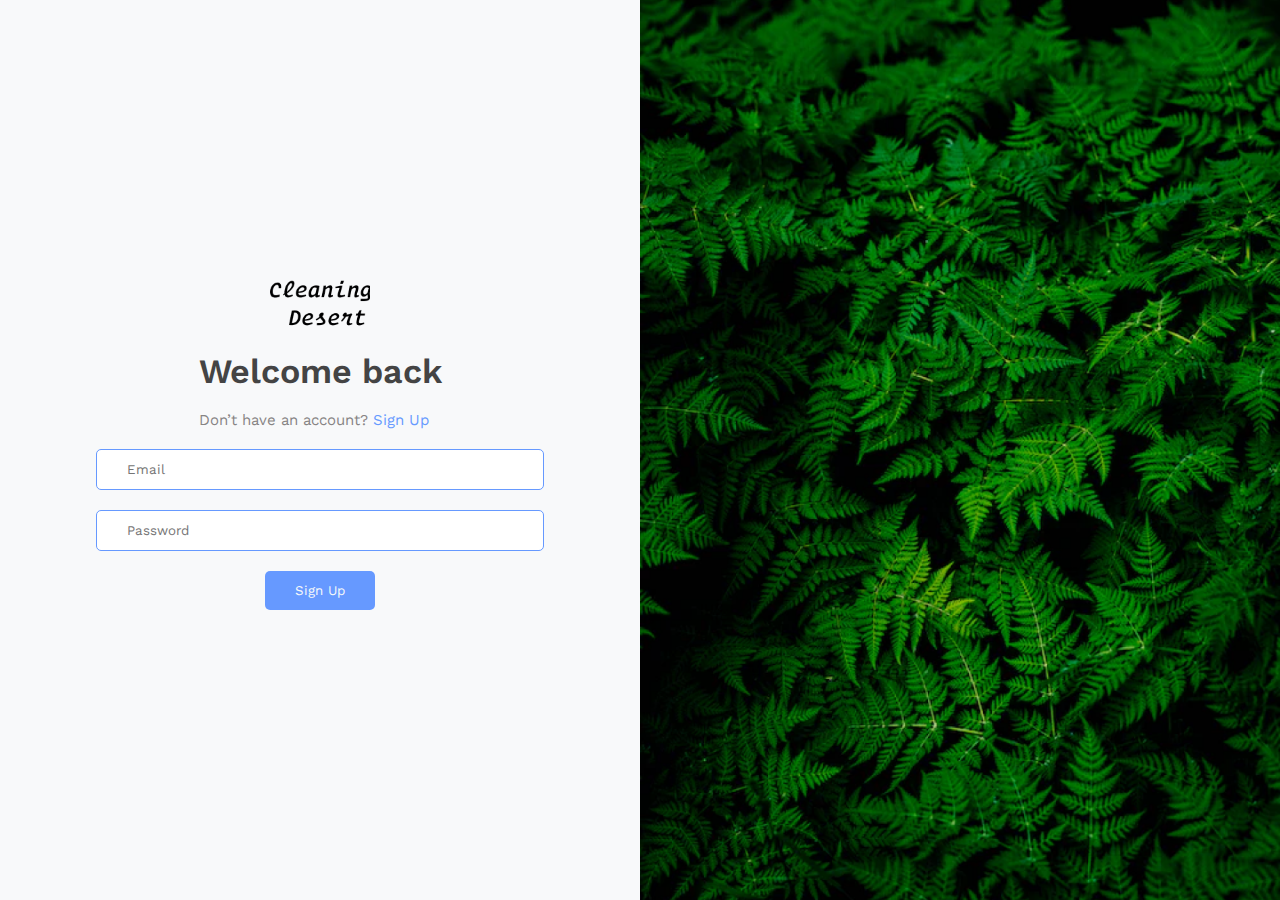
<file: login.html>
<!DOCTYPE html>
<html lang="en">
<head>
    <meta charset="UTF-8">
    <meta name="viewport" content="width=device-width, initial-scale=1.0">
    <title>Sign Up || Cleaning  Desert</title>
    <link rel="stylesheet" href="css/signup.css">
    <link rel="stylesheet" href="css/style.css">
    <link rel="stylesheet" href="css/responsive.css">
</head>
<body>

    <div class="container">
        <div class="row justifyBetween itemsCenter resCol mobileRes mobileTwoRes">
            <div class="wrapper1 row justifyCenter itemsCenter flexCol">   
                <div class="logo">
                    <img src="imgs/theme/logo2.png" alt="">
                </div>
                <div class="signUpTitle">
                    <h1>Welcome back</h1>
                    <p>Don’t have an account? <a href="signup.html">Sign Up</a> </p>
                </div>
    
                <div class="formControl">
                    <input type="text" placeholder="Email">
                </div>
    
                <div class="formControl">
                    <input type="text" placeholder="Password">
                </div>
              
                <div class="formControl">
                   <button class="btn">Sign Up</button>
                </div>
            </div>
            <div class="wrapper2"></div>
        </div>
      
    </div>
    
</body>
</html>
</file>
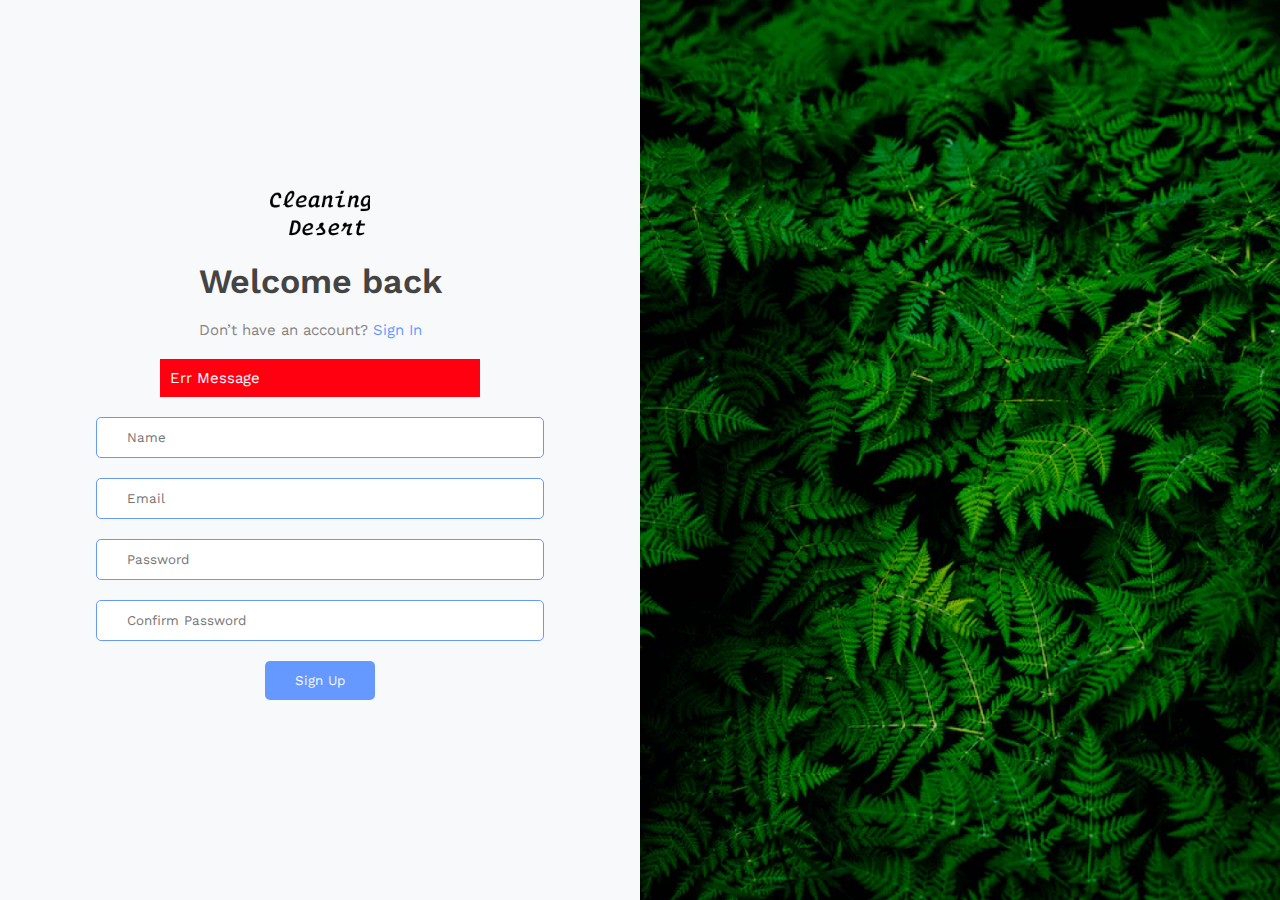
<file: signup.html>
<!DOCTYPE html>
<html lang="en">
<head>
    <meta charset="UTF-8">
    <meta name="viewport" content="width=device-width, initial-scale=1.0">
    <title>Sign Up || Cleaning  Desert</title>
    <link rel="stylesheet" href="css/signup.css">
    <link rel="stylesheet" href="css/style.css">
    <link rel="stylesheet" href="css/responsive.css">
</head>
<body>

    <div class="container">
        <form class="row justifyBetween itemsCenter resCol mobileRes mobileTwoRes" id="myForm">
            <div class="wrapper1 row justifyCenter itemsCenter flexCol">   
                <div class="logo">
                    <img src="imgs/theme/logo2.png" alt="">
                </div>
                <div class="signUpTitle">
                    <h1>Welcome back</h1>
                    <p>Don’t have an account? <a href="">Sign In</a> </p>
                </div>
                <p class="err">Err Message</p>
                <div class="formControl">
                    <input type="text" placeholder="Name" id="name">
                </div>
                <div class="formControl">
                    <input type="text" placeholder="Email">
                </div>
    
                <div class="formControl">
                    <input type="text" placeholder="Password">
                </div>
                <div class="formControl">
                    <input type="text" placeholder="Confirm Password">
                </div>
                <div class="formControl">
                   <button class="btn">Sign Up</button>
                </div>
            </div>
            <div class="wrapper2"></div>
        </form>
      
    </div>
    

    <script src="js/registration.js"></script>
</body>
</html>
</file>
<file: css/signup.css>
.wrapper1 {
    width: 50%;
    height: 100vh;
    display: flex;
    justify-self: center;
    align-items: center;
}

.wrapper1 h1 {
    color: #444;
    font-size: 34px;
    font-weight: 600;
    margin-bottom: 20px;

}

.wrapper1 .logo {
    margin-bottom: 20px;
}

.wrapper1 p {
    color: #878484;
    font-size: 15px;
    margin-top: 10px;
    margin-bottom: 10px;
}

.wrapper1 a{
    color: var(--primary);
   
}

.formControl {
    margin-bottom: 10px;
    margin-top: 10px;
    width: 70%;
    display: flex;
    justify-content: center;
    align-items: center;
}

.formControl input {
    padding: 12px 30px;
    border-radius: 5px;
    width: 100%;
    outline: none;
    border: 1px solid var(--primary);
}
.container{
    padding: 0!important;
    max-width: 100vw!important;
}
.wrapper2{
    width: 50%;
    background: url("../imgs/theme/sigupback.png");
    background-size: cover;
    background-repeat: no-repeat;
    height: 100vh;
}
.err{
    width: 50%;
    padding: 10px;
    background: #ff0011;
    color: #fff!important;
}
</file>
<file: css/style.css>
/* google font import start  */
@import url('https://fonts.googleapis.com/css2?family=Work+Sans:wght@300;400;500;600;700;800;900&display=swap');

/* google font import end */

/* basic setting start  */
* {
    margin: 0;
    padding: 0;
    box-sizing: border-box;
    font-family: 'Work Sans', sans-serif;
}
body{
    overflow-x: hidden;
}

a {
    text-decoration: none;
}

li {
    list-style: none;
}

/* basic setting end */

/* css varibales start  */
:root {
    --primary: #6699ff;
    --text-color: #222831;
    --text-secondary: #9b9b9b;
    --light-color: #f8f9fa;
    --box-shadow:   0px 10px 59px -3px rgba(0,0,0,0.1);
}

body {
    background-color: var(--light-color);
}

.btn {
    padding: 12px 30px;
    border: none;
    outline: none;
    border-radius: 5px;
    background: var(--primary);
    cursor: pointer;
    color: var(--light-color);
}

/* css varibales end */

/* reused css class start  */
.container {
    max-width: 1140px;
    margin: 0 auto;
    padding: 50px 0;
}
.flexCol{
    flex-direction: column;
}
.logo {
    width: 100px;
}

.logo img {
    width: 100%;
}

.row {
    display: flex;
}

.justifyCenter {
    justify-content: center;
}

.itemsCenter {
    align-items: center;
}

.justifyBetween {
    justify-content: space-between;
}

section {
    min-height: 100vh;
}


.titleBar {
    color: var(--text-secondary);
    margin-left: 30px;
    position: relative;
}

.titleBar::before {
    content: "";
    position: absolute;
    width: 10px;
    height: 10px;
    background: var(--text-secondary);
    border-radius: 50%;
    top: 50%;
    left: -10px;
    transform: translate(-50%, -50%);
}

/* reused css class end */

/* header section start  */
.menuBar li {
    margin-left: 50px;

}

.menuBar li a {
    color: var(--text-color);
    font-weight: 600;
}

.menuContainer {
    display: none;
}

.closeBtn {
    display: none;
}

/* header section end */

/* homeSection start  */
.cateContent p {
    margin-left: 20px;
    color: var(--text-secondary);
    font-weight: 500;
}

.homeContent {
    width: 50%;
}

.homeTextContent h1  {
    margin-top: 50px;
}

.homeTextContent a , .mostViewsContent h1 a{
    font-size: 48px;
    color: var(--text-color);
    font-weight: 700;
}

.homeTextContent p, .mostViewsContenttext p {
    color: var(--text-secondary);
    font-weight: 400;
    font-size: 18px;
    margin-top: 24px;
}

.authorBox img {
    width: 32px;
    height: 32px;
    border-radius: 50%;
    object-fit: cover;
}

.authorBox {
    display: flex;
    align-items: center;
    margin-top: 24px;
}

.authorBox h5 {
    font-size: 16px;
    font-weight: 600;
    color: #222831;
    margin-left: 5px;
}

.authorBox h5 span {
    color: var(--text-secondary);
    margin-left: 30px;
    position: relative;
}

.authorBox span::before {
    content: "";
    position: absolute;
    width: 10px;
    height: 10px;
    background: var(--text-secondary);
    border-radius: 50%;
    top: 50%;
    left: -10px;
    transform: translate(-50%, -50%);
}

.homeImg {
    width: 50%;
    padding: 50px;
    padding-bottom: 0;
    padding-right: 0;
}

.homeImg img {
    width: 100%;
    height: 100%;

    margin-top: 20px;
}

/* homeSection end */

/* feature section start  */
.featureBox {
    padding: 10px;
}

.featureImg {
    border-radius: 10px;
}

.featureBox h1 {
    color: #212529;
    font-weight: 500;
    font-size: 16px;
    margin-bottom: 10px;
}

.featureImg img {
    width: 100px;
    height: 100px;
    border-radius: 10px;

    object-fit: cover;
}

.featureContent {
    margin-left: 10px;
    width: 90%;
}

.title {
    color: var(--text-secondary);
    font-size: 15px;
    font-weight: 500;
}

.times {
    position: relative;
    margin-left: 20px;
    color: var(--text-secondary);
}

.timeContent {
    width: 100%;
}

.featureContainer {
    min-height: 20vh;
}

.times::before {
    content: "";
    position: absolute;
    width: 10px;
    height: 10px;
    background: var(--text-secondary);
    border-radius: 50%;
    top: 50%;
    left: -10px;
    transform: translate(-50%, -50%);
}

.featureImg {
    width: 200px;
    cursor: pointer;
    overflow: hidden;

}

.featureImg img {
    transition: all 0.5s;
}

.featureImg img:hover {
    transform: scale(1.1);
}

/* feature section end */

/* new blog section start  */
.titleBox {
    width: 100%;
    position: relative;
}
.titleBox::after{
    content: "";
    width: 50px;
    height: 2px;
    background: var(--primary);
    position: absolute;
    top: 100%;
    left: 0;
}

.titleBox h1 {
    font-weight: 600;
    font-size: 35px!important;
    color: #212529;
    margin-bottom: 30px;
}

.blogCard {
    padding: 40px 10px;
    padding-top: 10px;
    box-shadow: var(--box-shadow);
    background: #fff;
    width: 350px;
    border-radius: 10px;
    margin-top: 50px;
    position: relative;
    transition: all 0.5s;

}

.cateBtnContainer a{
    padding: 10px 25px;
    z-index: 120;
    position: absolute;
    border-radius: 5px;
    background: #76e1c6;
    font-weight: 500;
    top: 20px;
    left: 20px;
    color: #222831;
}
.blogCard span{
    margin-left: 20px;
   
}
.blogCard img {
    width: 100%;
    height: 60%;
    margin-bottom: 20px;
    object-fit: cover;
}
.newBlog h1{
    font-size: 18px;
    font-weight: 500;
    color:#222831;
    margin-top: 20px;
}

.newBlog .row{
    display: grid;
    margin: 0 auto;
    gap: 30px;
    grid-template-columns: repeat(3,1fr);
}
.blogCard{
    margin: 0 auto;
}

/* new blog section end */


/* most views section start  */

.mostViewsContent{
    width: 50%;
}

.mostViewsImg{
    padding: 50px;
}
.mostViewsContent h1{
    margin-top: 20px;
}

.viewBtn{
    margin-top: 30px;
    display: inline-block;
}
/* most views section enn  */


/* news letter section start  */

.newsLetter .newsLetterText{
    display: flex;
    align-items: center;
}
.newsLetter img{
    width: 40px;
}
.newsLetterText h1{
    font-size: 28px;
    font-weight: 500;
    color: var(--text-secondary);
}

.newLetterTextTwo{
    color: var(--text-color)!important;
    display: inline-block!important;
}

.newsLetter{
    min-height: 30vh;
    display: flex;
    width: 100%;
    justify-content: center;
    align-items: center;
}

.newsRight input{
    padding: 12px 30px;
    border: none;
    border-radius: 5px;
    outline: none;
    width: 50%;
    border: 1px solid var(--primary);
    background: var(--light-color);
   
}
.newsRight .btn{
    margin-left: 20px;
}

.newsRight{
    width: 80vw;
    margin-top: 20px;
    display: flex;
    justify-content: center;
    align-items: center;
}

footer{
    width: 100vw;
    height: 300px;
    background: var(--text-color);
}

footer .icon{
    width: 40px;
    height: 40px;
    display: flex;
    justify-content: center;
    margin: 20px;
    align-items: center;
    color: var(--light-color);   
    cursor: pointer;
}

footer p{
    color: var(--text-secondary);
    text-align: center;
}
/* news letter section end */

/* preloader section start  */
.preloader{
    width: 100vw;
    height: 100vh;
    background: var(--text-color);
    position: fixed;
    top: 0;
    z-index: 121;
    display: flex;
    justify-content: center;
    align-items: center;
    left: 0;
}

.preloader.active{
    left: -200%;
}
.load{
    width: 40px;
    height: 40px;
    margin-left: 30px;
    border: 2px solid var(--primary);
    animation: load 3s linear  infinite;
}
.load2{
    animation: load2 3s linear  infinite;
}
@keyframes load {
    0%{
        transform: rotate(0deg);
    }

    0%{
        transform: rotate(-360deg);
    }
    
}

@keyframes load2 {
    0%{
        transform: rotate(0deg);
    }

    0%{
        transform: rotate(360deg);
    }
    
}

::selection{
    color: var(--light-color);
    background: var(--primary);
}


/* arrow btn start  */
.arrowBtn{
    width: 40px;
    height: 40px;
    position: fixed;
    bottom: 20px;
    right: 20px;
    display: flex;
    justify-content: center;
    align-items: center;
    background: var(--primary);
    color: #fff;
    display: none;
    cursor: pointer;
}
.arrowBtn.activeArrowBtn{
    display: flex;
}
/* arrow btn end  */


/* view blog start  */
.blogTitle{
    font-size: 28px;
    font-weight: 600;
    color: var(--text-color);
    margin-top: 20px;
}

.viewAthor{
    margin-bottom: 30px;
}

.blogMainImg img{
    width: 90%;
    border-radius: 8px;
   
}

.blogMainImg{
    width: 100%;
    display: flex;
    justify-content: center;
    align-items: center;
    margin-bottom: 30px;
}

.ckContentMain{
    color: #484848;
    font-weight: 500;
    line-height: 30px;
    padding: 10px;
}
/* view blog end  */
/* views counnter start */
.viewsCounter{
    width: 200px;
    padding: 10px;
}
.viewsCounter h4{
    margin-left: 10px;
    font-weight: 500;
    color: var(--text-secondary);
}

.viewsCounter{
    margin-bottom: 30px;
}

.contactus form{
    width: 100%;
    display: flex;
    justify-content: space-between;
    align-items: center;
    padding: 20px;
}

.contactus form .formGroup{
    width: 100%;

}
.contactus form .formGroup .formControl input{
    width: 100%;
    padding: 10px 30px;
    outline: none;
    border: 1px solid var(--primary);
    border-radius: 5px;
}
.contactus form .formGroup .formControl textarea{
    width: 100%;
    padding: 10px 30px;
    outline: none;
    border: 1px solid var(--primary);
    border-radius: 5px;
}
.contactus form .formGroup .formControl {
    margin-top: 20px;
}
.contactus form .formGroup .formControl textarea{
    width: 100%;
}

.contactInfo ul li{
    margin-top: 20px;
}

.menuBar li{
    cursor: pointer;
}
/* views counnter end */
</file>
<file: css/responsive.css>
@media (max-width:1024px) {
    .container{
      padding: 50px 50px;
    }

    .newBlog .row{
        display: grid;
        grid-template-columns: repeat(2,1fr);
    }


   
    
}

@media (max-width:1140px) {
    .container{
      padding: 50px 50px;
    }

   
    
}












@media (max-width:768px) {
    .container{
        padding: 50px 50px;
    }
    .newsRight .btn{
        margin-left: 0;
        margin-top: 30px;
    }
    
    .newsRight input{
        width: 100%;
    }
    
    .btnContainer{
       position: fixed;
       bottom: 50px;
       z-index: 101;
        left: -100%;
        transition: all 1s linear;
    }
    .mostViewsContent{
        width: 100%;
        margin-top: 30px;
    }
.mostViewsImg{
    margin-top: 50px;
    padding: 0;
}
.mostViewsImg img{
    width: 100%;

}
    .btnContainer.activeBtn{
        left: 47%;
        
    }
    .resCol{
        flex-direction: column;
    }
    .featureBox{
        width: 100%;
    }

    .blogCard{
        width: 300px;
    }
.homeContent, .homeImg{
    width: 100%;
}
.homeContent{
    margin-top: 50px;
}

.homeImg{
    padding: 0;
}
    .menuContainer{
        width: 40px;
        height: 40px;
        display: block;
      

    }
    .menuContainer ion-icon{
        font-size: 28px;
    }

  .menuBar{
    flex-direction: column;
    width: 100vw;
    height: 100vh;
    background: var(--text-color);
    top: 0;
    left: -100%;
    z-index: 99;
    position: fixed;
    transition: all 0.5s linear;
  }
  .menuBar.activeMenu{
    left: 0;
  }
  .menuBar li {
    margin-top: 40px;
  }
  .menuBar li a{
    color: #fff;
  }
    .closeBtn{
        width: 40px;
        display: block;
        height: 40px;
        border: none;
        outline: none;
        background: transparent;
        position: absolute;
        top: 20px;
        color: var(--light-color);
        right: 20px;

    }
    .closeBtn ion-icon{
        font-size: 28px;
    }
    .wrapper1, .wrapper2{
        width: 100%;
    }
}


@media (max-width:425px) {
    .container{
      padding: 50px 20px;
    }
    .logo{
        width: 80px;
    }
    .mobileRes{
        flex-direction: column;
    }
    .authorBox h5 span{
        margin-left: 0px;
    }
    .newBlog .row{
        display: grid;
        grid-template-columns: repeat(1,1fr);
    }


.newsRight .btn{
    margin-left: 0;
    margin-top: 30px;
}

.newsRight input{
    width: 100%;
}

  

    
}



@media (max-width:320px) {
    .mobileTwoRes{
     flex-direction: column;
    }
    .featureImg img{
     width: 100%;
    }
    
    .blogCard{
     width: 200px;
 }
 .blogCard h1{
    font-size: 14px;
 }
 .blogCard .titleBar{
    font-size: 14px;
 }

 .cateBtnContainer a{
    font-size: 12px;
 }
 .homeTextContent h1 a{
    font-size: 28px;
 }
 .cateContent {
    flex-direction: column;
    justify-content: flex-start;
    width: 50%;
 }
 .cateContent p{
    font-size: 12px;
    margin-top: 20px;
    margin-left: 0px;
 }

 .homeTextContent  p{
    font-size: 14px;
 }

 .featureImg img{
    height: 250px;
 }
   .mostViewsContenttext h1 a{
    font-size: 28px;
   } 
   .mostViewsContenttext p{
    font-size: 18px;
   }

   footer p{
    font-size: 14px;
   }

   .blogTitle h1{
    font-size: 18px;
   }
   .ckContentMain{
    font-size: 15px;
   }

     
 }
</file>
